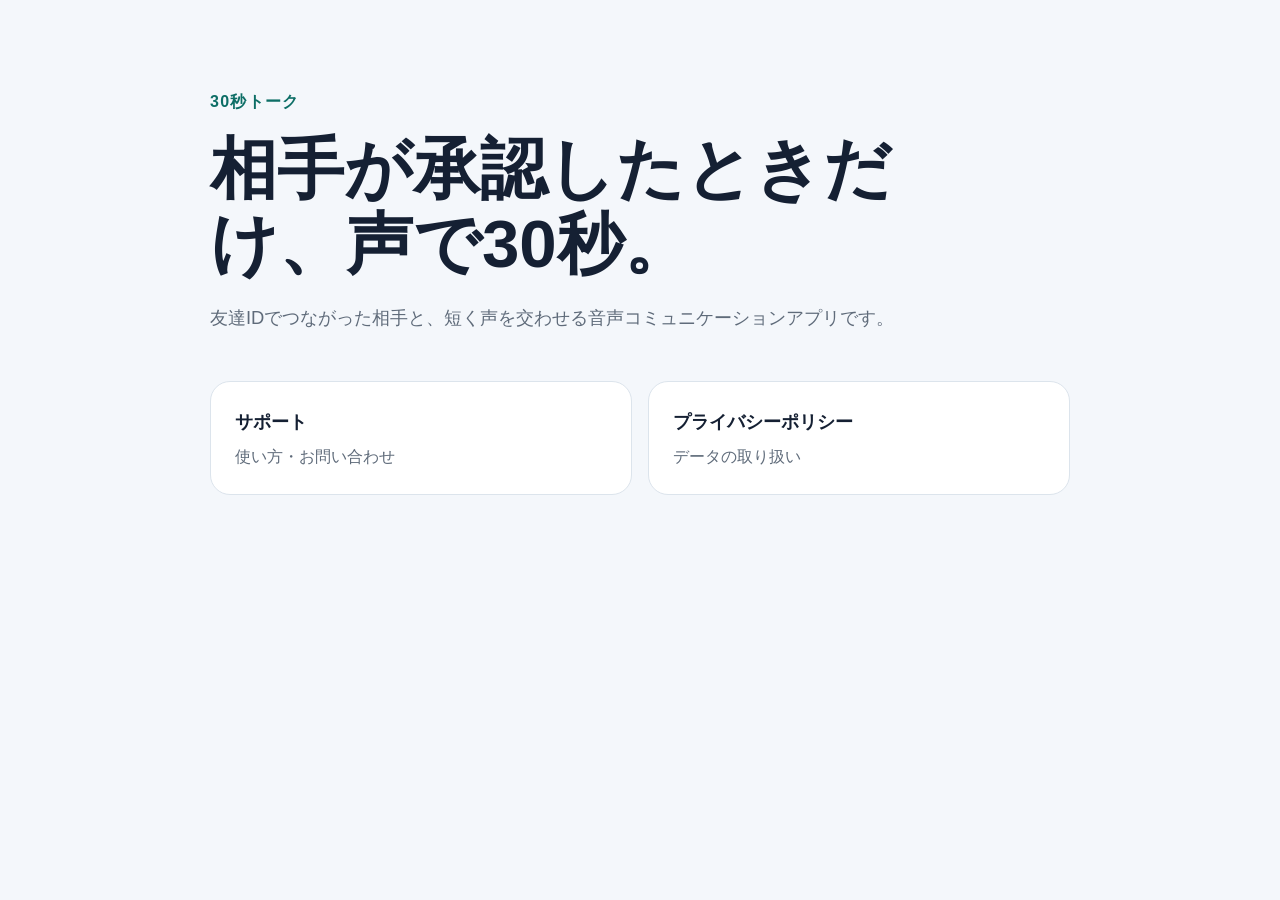
<file: index.html>
<!doctype html>
<html lang="ja">
  <head>
    <meta charset="utf-8" />
    <meta name="viewport" content="width=device-width, initial-scale=1" />
    <meta name="color-scheme" content="light dark" />
    <title>30秒トーク</title>
    <link rel="stylesheet" href="styles.css" />
  </head>
  <body>
    <main>
      <p class="eyebrow">30秒トーク</p>
      <h1>相手が承認したときだけ、声で30秒。</h1>
      <p class="lead">友達IDでつながった相手と、短く声を交わせる音声コミュニケーションアプリです。</p>
      <nav class="cards" aria-label="ご案内">
        <a class="card" href="support.html">
          <strong>サポート</strong>
          <span>使い方・お問い合わせ</span>
        </a>
        <a class="card" href="privacy.html">
          <strong>プライバシーポリシー</strong>
          <span>データの取り扱い</span>
        </a>
      </nav>
    </main>
  </body>
</html>
</file>
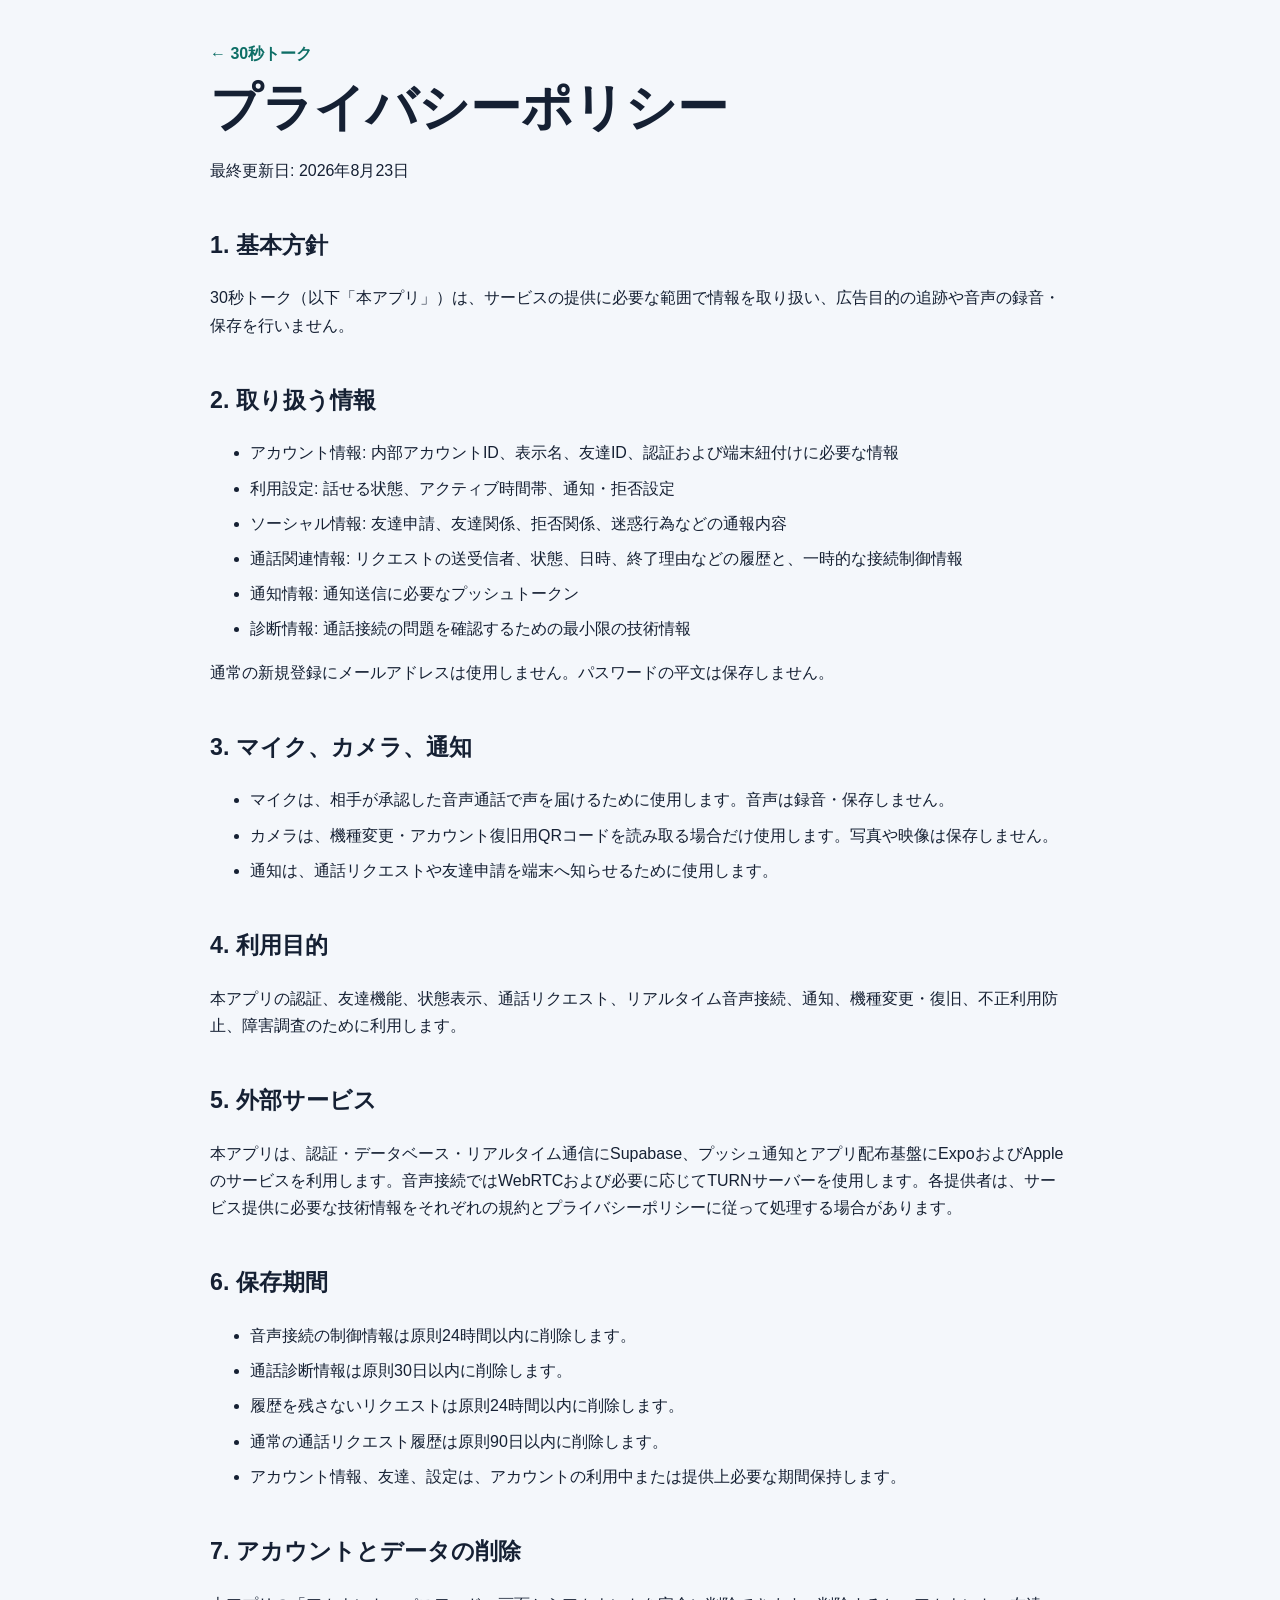
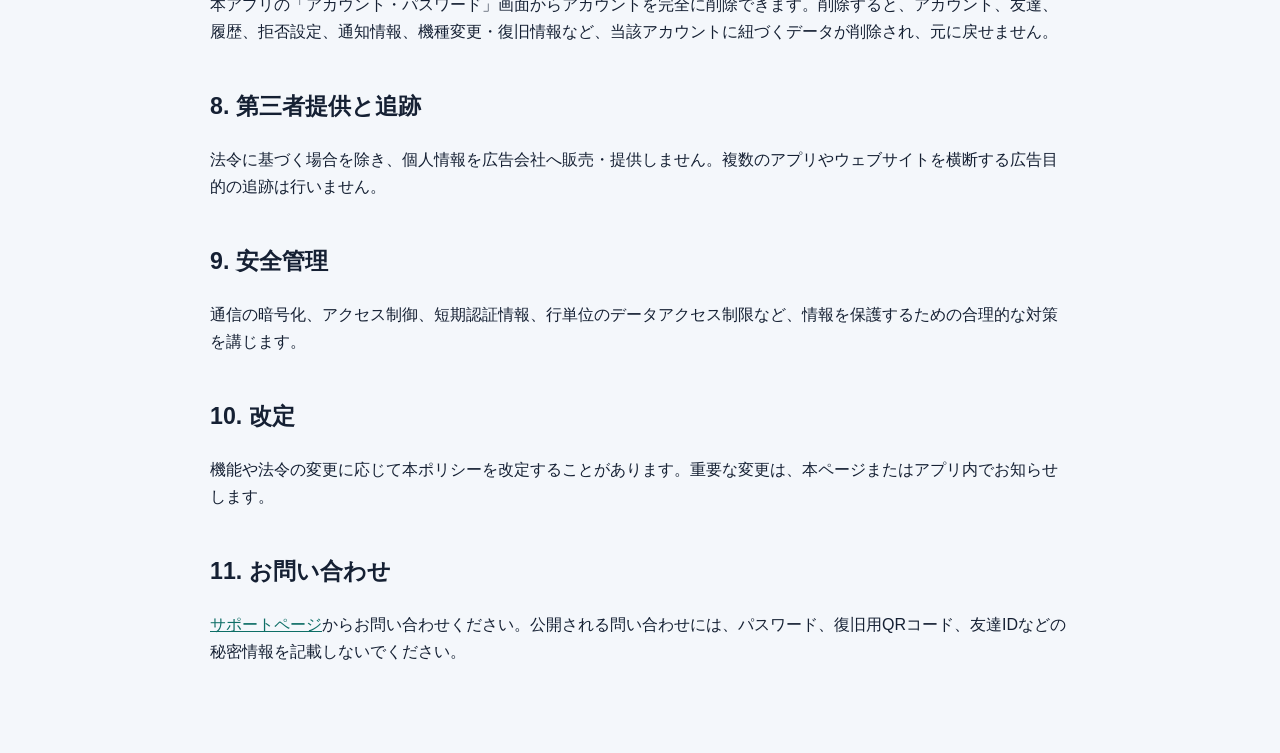
<file: privacy.html>
<!doctype html>
<html lang="ja">
  <head>
    <meta charset="utf-8" />
    <meta name="viewport" content="width=device-width, initial-scale=1" />
    <meta name="color-scheme" content="light dark" />
    <title>プライバシーポリシー | 30秒トーク</title>
    <link rel="stylesheet" href="styles.css" />
  </head>
  <body>
    <main class="document">
      <a class="back" href="index.html">← 30秒トーク</a>
      <h1>プライバシーポリシー</h1>
      <p>最終更新日: 2026年8月23日</p>

      <h2>1. 基本方針</h2>
      <p>30秒トーク（以下「本アプリ」）は、サービスの提供に必要な範囲で情報を取り扱い、広告目的の追跡や音声の録音・保存を行いません。</p>

      <h2>2. 取り扱う情報</h2>
      <ul>
        <li>アカウント情報: 内部アカウントID、表示名、友達ID、認証および端末紐付けに必要な情報</li>
        <li>利用設定: 話せる状態、アクティブ時間帯、通知・拒否設定</li>
        <li>ソーシャル情報: 友達申請、友達関係、拒否関係、迷惑行為などの通報内容</li>
        <li>通話関連情報: リクエストの送受信者、状態、日時、終了理由などの履歴と、一時的な接続制御情報</li>
        <li>通知情報: 通知送信に必要なプッシュトークン</li>
        <li>診断情報: 通話接続の問題を確認するための最小限の技術情報</li>
      </ul>
      <p>通常の新規登録にメールアドレスは使用しません。パスワードの平文は保存しません。</p>

      <h2>3. マイク、カメラ、通知</h2>
      <ul>
        <li>マイクは、相手が承認した音声通話で声を届けるために使用します。音声は録音・保存しません。</li>
        <li>カメラは、機種変更・アカウント復旧用QRコードを読み取る場合だけ使用します。写真や映像は保存しません。</li>
        <li>通知は、通話リクエストや友達申請を端末へ知らせるために使用します。</li>
      </ul>

      <h2>4. 利用目的</h2>
      <p>本アプリの認証、友達機能、状態表示、通話リクエスト、リアルタイム音声接続、通知、機種変更・復旧、不正利用防止、障害調査のために利用します。</p>

      <h2>5. 外部サービス</h2>
      <p>本アプリは、認証・データベース・リアルタイム通信にSupabase、プッシュ通知とアプリ配布基盤にExpoおよびAppleのサービスを利用します。音声接続ではWebRTCおよび必要に応じてTURNサーバーを使用します。各提供者は、サービス提供に必要な技術情報をそれぞれの規約とプライバシーポリシーに従って処理する場合があります。</p>

      <h2>6. 保存期間</h2>
      <ul>
        <li>音声接続の制御情報は原則24時間以内に削除します。</li>
        <li>通話診断情報は原則30日以内に削除します。</li>
        <li>履歴を残さないリクエストは原則24時間以内に削除します。</li>
        <li>通常の通話リクエスト履歴は原則90日以内に削除します。</li>
        <li>アカウント情報、友達、設定は、アカウントの利用中または提供上必要な期間保持します。</li>
      </ul>

      <h2>7. アカウントとデータの削除</h2>
      <p>本アプリの「アカウント・パスワード」画面からアカウントを完全に削除できます。削除すると、アカウント、友達、履歴、拒否設定、通知情報、機種変更・復旧情報など、当該アカウントに紐づくデータが削除され、元に戻せません。</p>

      <h2>8. 第三者提供と追跡</h2>
      <p>法令に基づく場合を除き、個人情報を広告会社へ販売・提供しません。複数のアプリやウェブサイトを横断する広告目的の追跡は行いません。</p>

      <h2>9. 安全管理</h2>
      <p>通信の暗号化、アクセス制御、短期認証情報、行単位のデータアクセス制限など、情報を保護するための合理的な対策を講じます。</p>

      <h2>10. 改定</h2>
      <p>機能や法令の変更に応じて本ポリシーを改定することがあります。重要な変更は、本ページまたはアプリ内でお知らせします。</p>

      <h2>11. お問い合わせ</h2>
      <p><a href="support.html">サポートページ</a>からお問い合わせください。公開される問い合わせには、パスワード、復旧用QRコード、友達IDなどの秘密情報を記載しないでください。</p>
    </main>
  </body>
</html>
</file>
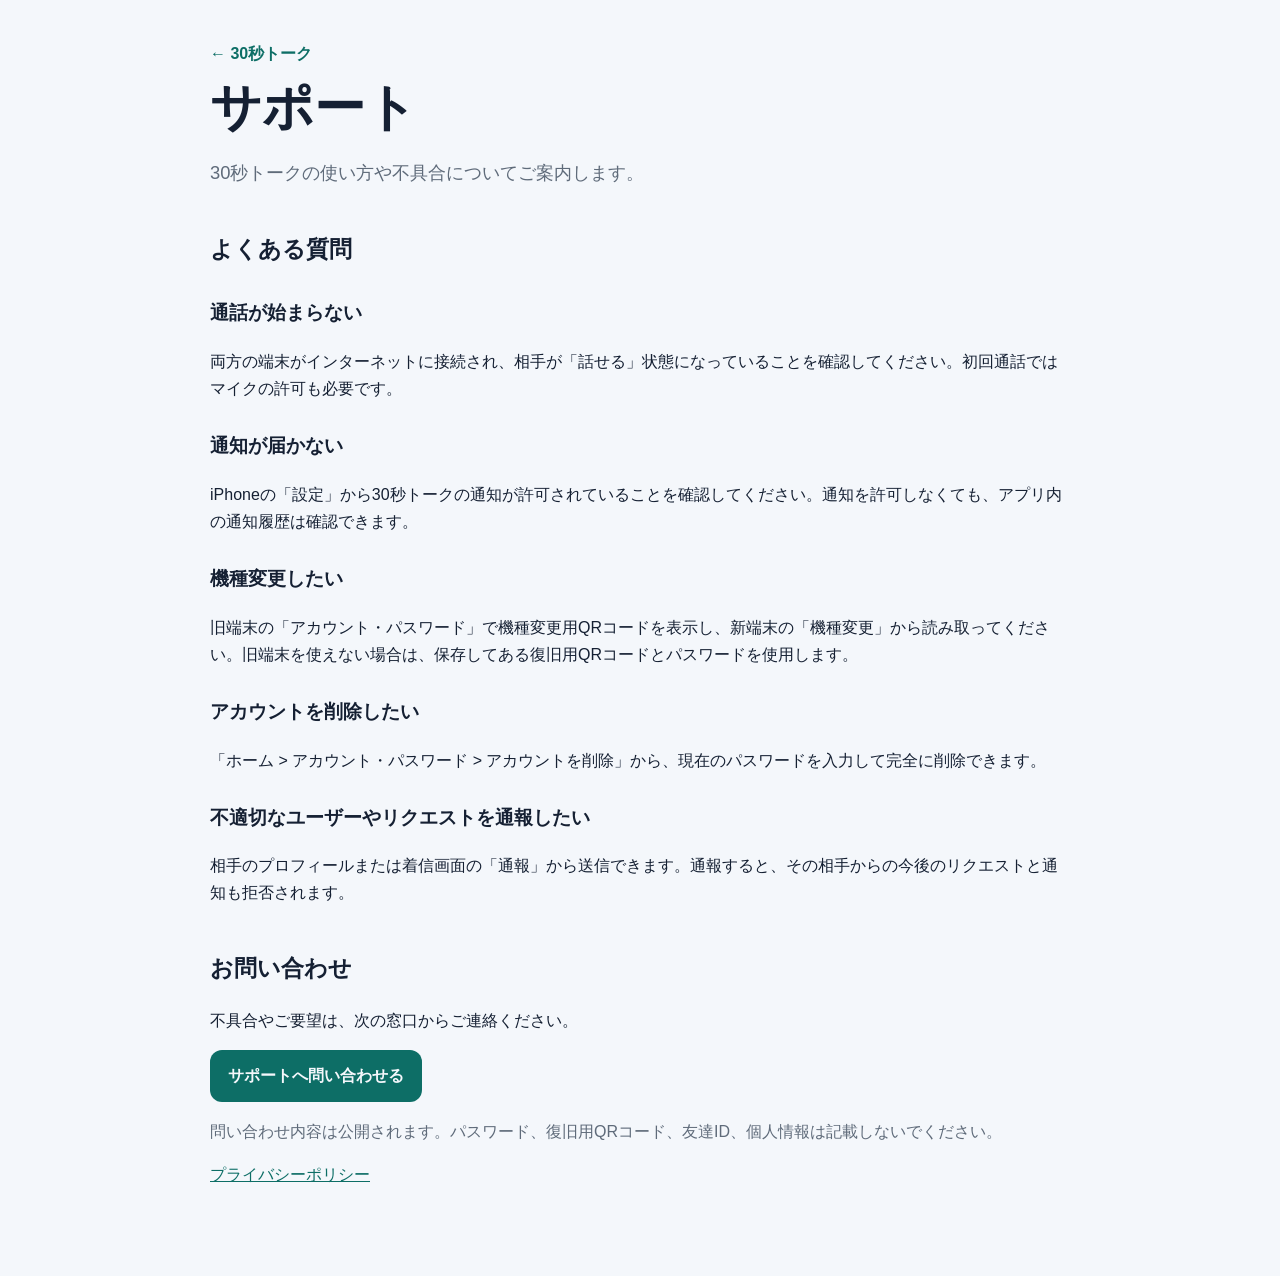
<file: support.html>
<!doctype html>
<html lang="ja">
  <head>
    <meta charset="utf-8" />
    <meta name="viewport" content="width=device-width, initial-scale=1" />
    <meta name="color-scheme" content="light dark" />
    <title>サポート | 30秒トーク</title>
    <link rel="stylesheet" href="styles.css" />
  </head>
  <body>
    <main class="document">
      <a class="back" href="index.html">← 30秒トーク</a>
      <h1>サポート</h1>
      <p class="lead">30秒トークの使い方や不具合についてご案内します。</p>

      <h2>よくある質問</h2>
      <h3>通話が始まらない</h3>
      <p>両方の端末がインターネットに接続され、相手が「話せる」状態になっていることを確認してください。初回通話ではマイクの許可も必要です。</p>

      <h3>通知が届かない</h3>
      <p>iPhoneの「設定」から30秒トークの通知が許可されていることを確認してください。通知を許可しなくても、アプリ内の通知履歴は確認できます。</p>

      <h3>機種変更したい</h3>
      <p>旧端末の「アカウント・パスワード」で機種変更用QRコードを表示し、新端末の「機種変更」から読み取ってください。旧端末を使えない場合は、保存してある復旧用QRコードとパスワードを使用します。</p>

      <h3>アカウントを削除したい</h3>
      <p>「ホーム > アカウント・パスワード > アカウントを削除」から、現在のパスワードを入力して完全に削除できます。</p>

      <h3>不適切なユーザーやリクエストを通報したい</h3>
      <p>相手のプロフィールまたは着信画面の「通報」から送信できます。通報すると、その相手からの今後のリクエストと通知も拒否されます。</p>

      <h2>お問い合わせ</h2>
      <p>不具合やご要望は、次の窓口からご連絡ください。</p>
      <p><a class="button" href="https://github.com/55dg7n7sjd-crypto/thirty-sec-talk-support/issues/new">サポートへ問い合わせる</a></p>
      <p class="notice">問い合わせ内容は公開されます。パスワード、復旧用QRコード、友達ID、個人情報は記載しないでください。</p>

      <p><a href="privacy.html">プライバシーポリシー</a></p>
    </main>
  </body>
</html>
</file>
<file: styles.css>
:root {
  color-scheme: light dark;
  font-family: -apple-system, BlinkMacSystemFont, "Hiragino Sans", "Yu Gothic", sans-serif;
  line-height: 1.7;
  --bg: #f4f7fb;
  --surface: #ffffff;
  --text: #152033;
  --muted: #5f6b7a;
  --accent: #0d6e66;
  --border: #dce4ec;
}

@media (prefers-color-scheme: dark) {
  :root {
    --bg: #0c121b;
    --surface: #151e2b;
    --text: #f3f7fb;
    --muted: #b3bfcc;
    --accent: #67d8c9;
    --border: #2c3948;
  }
}

* { box-sizing: border-box; }
body { margin: 0; background: var(--bg); color: var(--text); }
main { width: min(860px, calc(100% - 32px)); margin: 0 auto; padding: 72px 0; }
.document { padding-top: 40px; }
.eyebrow { color: var(--accent); font-weight: 750; letter-spacing: .08em; }
h1 { max-width: 720px; margin: 12px 0 20px; font-size: clamp(2rem, 7vw, 4.2rem); line-height: 1.12; }
.document h1 { font-size: clamp(2rem, 6vw, 3.2rem); }
h2 { margin-top: 42px; font-size: 1.45rem; }
h3 { margin-top: 28px; }
.lead { max-width: 700px; color: var(--muted); font-size: 1.15rem; }
a { color: var(--accent); }
.back { text-decoration: none; font-weight: 700; }
.cards { display: grid; grid-template-columns: repeat(auto-fit, minmax(250px, 1fr)); gap: 16px; margin-top: 48px; }
.card { display: flex; flex-direction: column; gap: 6px; padding: 24px; border: 1px solid var(--border); border-radius: 20px; background: var(--surface); color: var(--text); text-decoration: none; }
.card strong { font-size: 1.15rem; }
.card span, .notice { color: var(--muted); }
.button { display: inline-block; padding: 12px 18px; border-radius: 12px; background: var(--accent); color: var(--bg); font-weight: 750; text-decoration: none; }
li + li { margin-top: 8px; }
</file>
